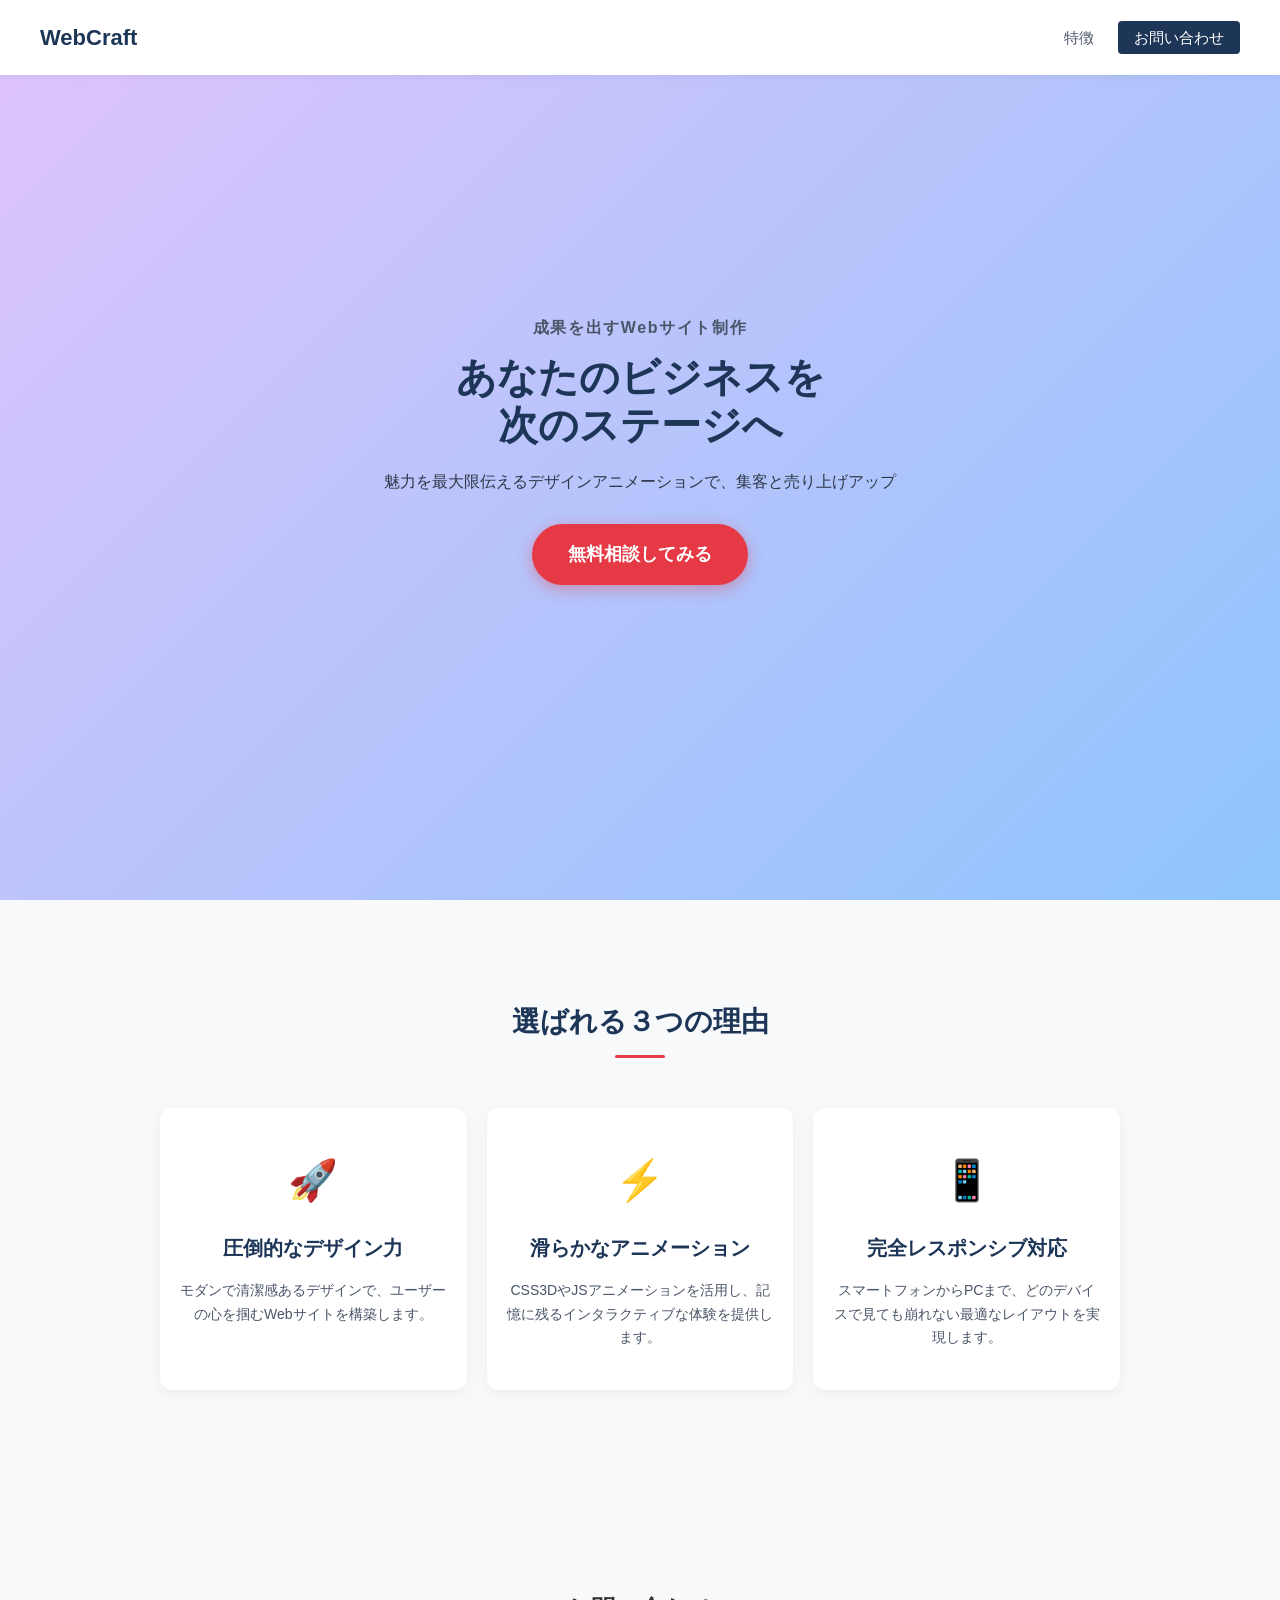
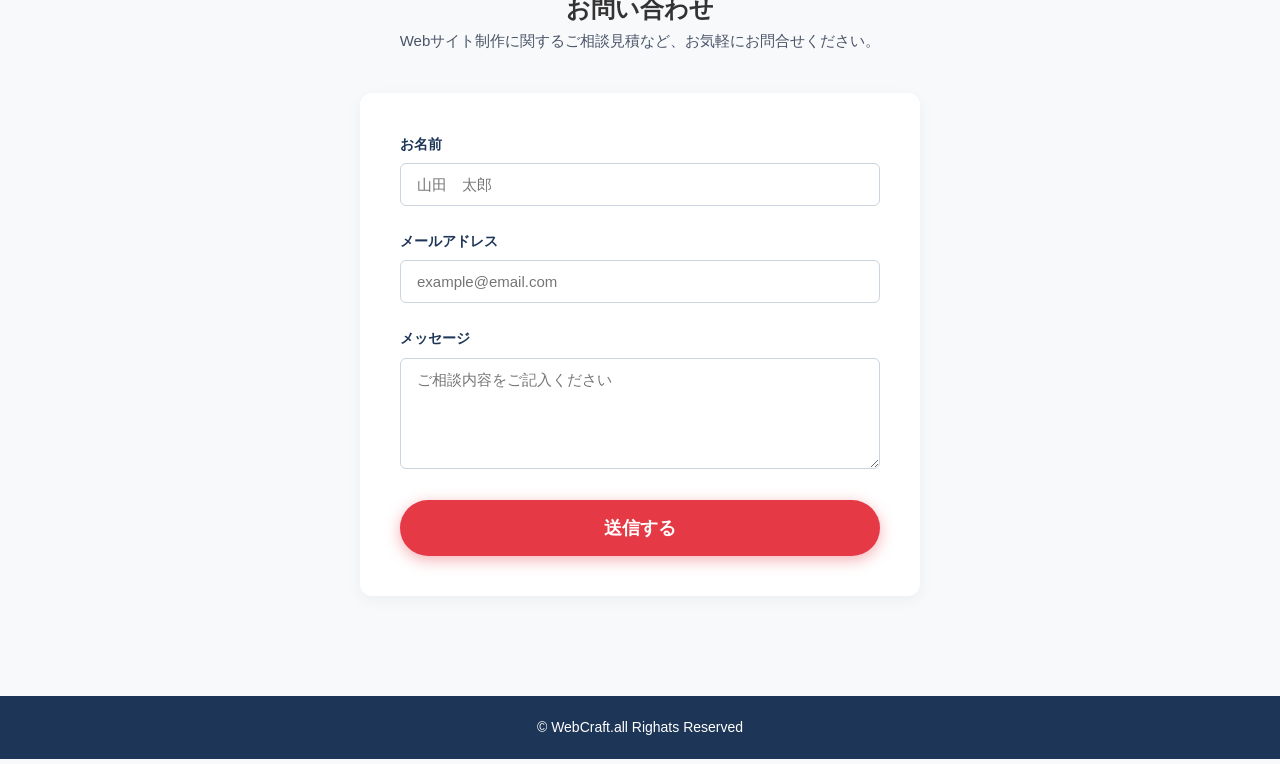
<file: index.html>
<!DOCTYPE html>
<html lang="ja">
<head>
    <meta charset="UTF-8">
    <meta name="viewport" content="width=device-width, initial-scale=1.0">
    <title>Webサービス！</title>

<link rel="stylesheet" href="style.css">
</head>
<body>

    <!--　ヘッダーエリア-->
    <header class="header">
        <div class="header-logo">WebCraft</div>
        <nav class="header-nav">
            <a href="#about">特徴</a>
            <a href="#contact" class="btn-small">お問い合わせ</a>
        </nav>
    </header>

    <!--　ファーストビュー（FV）エリア-->
    <section class="fv">
        <div class="fv-content">
        <p class="fv-sub fade-up">成果を出すWebサイト制作</p>
        <h1 class="fv-title fade-up">あなたのビジネスを<br>次のステージへ</h1>
        <p class="fv-text fade-up">魅力を最大限伝えるデザインアニメーションで、集客と売り上げアップ</p>
        <a href="#contact" class="btn-primary fade-up">無料相談してみる</a>
    </div>
</section>

<!-- 特徴・強みエリア -->
 <section id="about" class="features">
    <h2 class="section-title fade-up">選ばれる３つの理由</h2>

    <div class="card-container">
        <!-- カード１ -->
        <div class="card fade-up">
            <div class="card-icon">🚀</div>
            <h3 class="card-title">圧倒的なデザイン力</h3>
            <p class="card-text">モダンで清潔感あるデザインで、ユーザーの心を掴むWebサイトを構築します。</p>
        </div>

        <!-- カード２ -->
         <div class="card fade-up">
            <div class="card-icon">⚡</div>
            <h3 class="card-title">滑らかなアニメーション</h3>
            <p class="card-text">CSS3DやJSアニメーションを活用し、記憶に残るインタラクティブな体験を提供します。</p>

         </div>
         <!-- カード３ -->
          <div class="card fade-up">
            <div class="card-icon">📱</div>
            <h3 class="card-title">完全レスポンシブ対応</h3>
            <p class="card-text">スマートフォンからPCまで、どのデバイスで見ても崩れない最適なレイアウトを実現します。</p>
          </div>
    </div>
 </section>

 <!-- お問い合わせエリア -->
  <section id="contact" class="contact">
    <h2 class="contact-tittle fade-up">お問い合わせ</h2>
    <p class="contact-text fade-up">Webサイト制作に関するご相談見積など、お気軽にお問合せください。</p>

    <form class="contact-form fade-up">
        <div class="form-group">
            <label for="name">お名前</label>
            <input type="text" id="name" name="name" placeholder="山田　太郎" required>

        </div>
        <div class="form-group">
            <label for="email">メールアドレス</label>
            <input typ="email" id="email" name="email" placeholder="example@email.com" required>
        </div>
        <div class="form-group">
            <label for="massage">メッセージ</label>
            <textarea id="massage" name="massage" rows="5" placeholder="ご相談内容をご記入ください" required></textarea>
        </div>
        <button type="submit" class="btn-primary">送信する</button>
    </form>
  </section>

  <!-- フッター -->
   <footer class="footer">
    <p>&copy; WebCraft.all Righats Reserved</p>
   </footer>

<script src="script.js"></script>
    
</body>
</html>
</file>
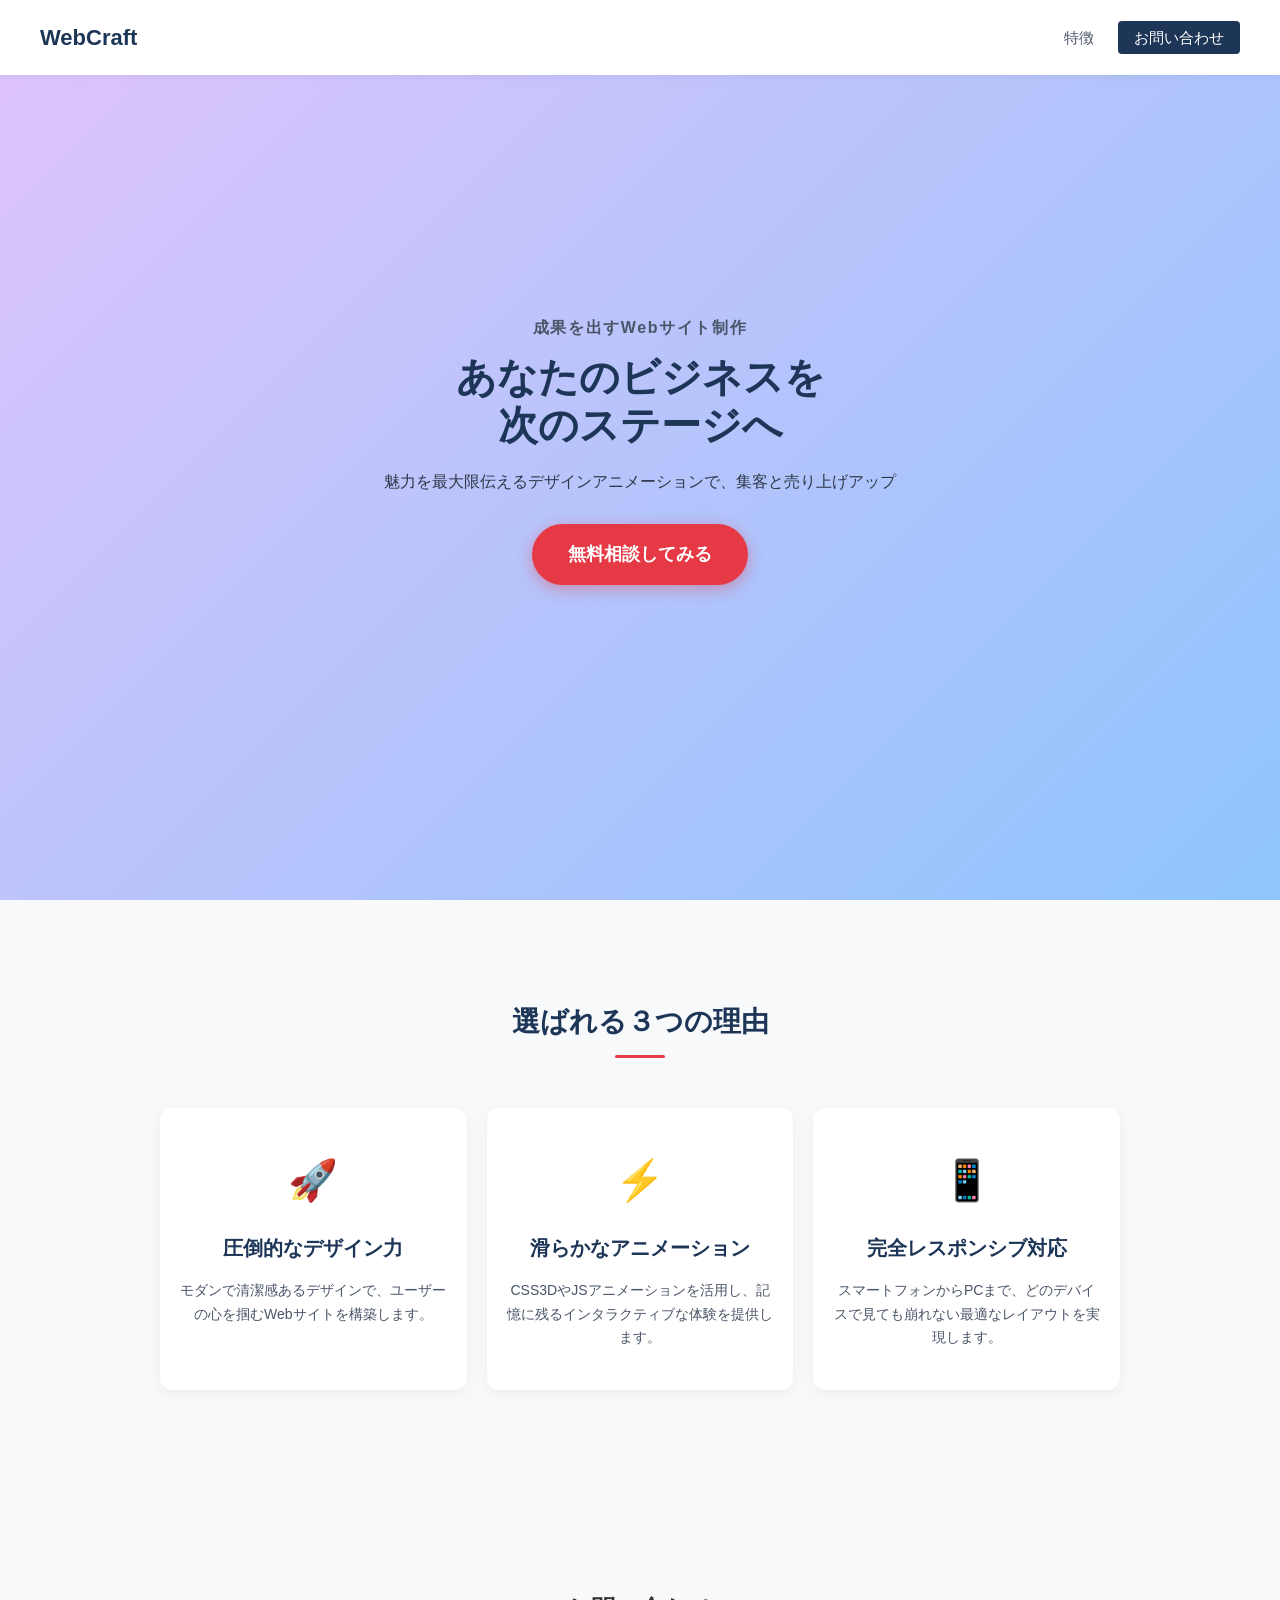
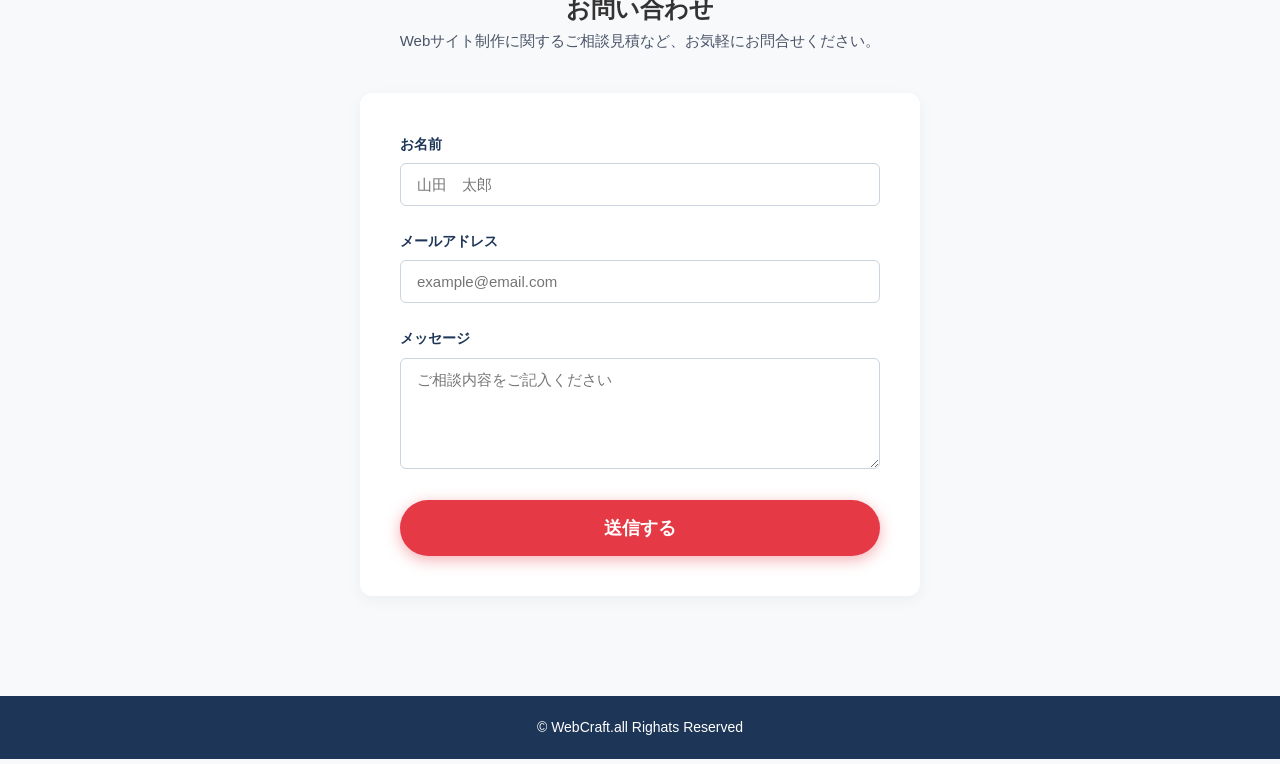
<file: idex.html>
<!DOCTYPE html>
<html lang="ja">
<head>
    <meta charset="UTF-8">
    <meta name="viewport" content="width=device-width, initial-scale=1.0">
    <title>Webサービス！</title>

<link rel="stylesheet" href="style.css">
</head>
<body>

    <!--　ヘッダーエリア-->
    <header class="header">
        <div class="header-logo">WebCraft</div>
        <nav class="header-nav">
            <a href="#about">特徴</a>
            <a href="#contact" class="btn-small">お問い合わせ</a>
        </nav>
    </header>

    <!--　ファーストビュー（FV）エリア-->
    <section class="fv">
        <div class="fv-content">
        <p class="fv-sub fade-up">成果を出すWebサイト制作</p>
        <h1 class="fv-title fade-up">あなたのビジネスを<br>次のステージへ</h1>
        <p class="fv-text fade-up">魅力を最大限伝えるデザインアニメーションで、集客と売り上げアップ</p>
        <a href="#contact" class="btn-primary fade-up">無料相談してみる</a>
    </div>
</section>

<!-- 特徴・強みエリア -->
 <section id="about" class="features">
    <h2 class="section-title fade-up">選ばれる３つの理由</h2>

    <div class="card-container">
        <!-- カード１ -->
        <div class="card fade-up">
            <div class="card-icon">🚀</div>
            <h3 class="card-title">圧倒的なデザイン力</h3>
            <p class="card-text">モダンで清潔感あるデザインで、ユーザーの心を掴むWebサイトを構築します。</p>
        </div>

        <!-- カード２ -->
         <div class="card fade-up">
            <div class="card-icon">⚡</div>
            <h3 class="card-title">滑らかなアニメーション</h3>
            <p class="card-text">CSS3DやJSアニメーションを活用し、記憶に残るインタラクティブな体験を提供します。</p>

         </div>
         <!-- カード３ -->
          <div class="card fade-up">
            <div class="card-icon">📱</div>
            <h3 class="card-title">完全レスポンシブ対応</h3>
            <p class="card-text">スマートフォンからPCまで、どのデバイスで見ても崩れない最適なレイアウトを実現します。</p>
          </div>
    </div>
 </section>

 <!-- お問い合わせエリア -->
  <section id="contact" class="contact">
    <h2 class="contact-tittle fade-up">お問い合わせ</h2>
    <p class="contact-text fade-up">Webサイト制作に関するご相談見積など、お気軽にお問合せください。</p>

    <form class="contact-form fade-up">
        <div class="form-group">
            <label for="name">お名前</label>
            <input type="text" id="name" name="name" placeholder="山田　太郎" required>

        </div>
        <div class="form-group">
            <label for="email">メールアドレス</label>
            <input typ="email" id="email" name="email" placeholder="example@email.com" required>
        </div>
        <div class="form-group">
            <label for="massage">メッセージ</label>
            <textarea id="massage" name="massage" rows="5" placeholder="ご相談内容をご記入ください" required></textarea>
        </div>
        <button type="submit" class="btn-primary">送信する</button>
    </form>
  </section>

  <!-- フッター -->
   <footer class="footer">
    <p>&copy; WebCraft.all Righats Reserved</p>
   </footer>

<script src="script.js"></script>
    
</body>
</html>
</file>
<file: style.css>
/*全体リセットと共通設定*/
*{
    margin: 0;
    padding: 0;
    box-sizing: border-box;
}

body{
    font-family:"Helvetica Neue",Arial,"ヒラギノ角ゴ Pro W3","Hiragino Kaku Gothic Pro";
    color:#333333;
    line-height: 1.6;
    background-color: #f8f9fa;

}

/*　ヘッダー　*/
.header{
    display: flex;
    justify-content: space-between;
    align-items: center;
    padding: 20px 40px;
    background-color: #ffffff;
    box-shadow: 0 2px 8px rgba(0,0,0,0.05);
    position: fixed;
    top: 0;
    left: 0;
    width: 100%;
    z-index: 100;

}

.header-logo{
    font-size:22px;
    font-weight: bold;
    color:#1d3557;
}
.header-nav a{
    text-decoration: none;
    color:#4a5568;
    margin-left: 20px;
    font-size:15px;
    font-weight: 500;
}
.btn-small{
    background-color: #1d3557;
    color: #ffffff !important;
    padding: 8px 16px;
    border-radius: 4px;
    transition: background-color 0.3s;

}
.btn-small:hover{
    background-color: #457b9d;
}

/* ファーストビュー（FV）*/
.fv{
    height: 100vh;
    display: flex;
    justify-content: center;
    align-items: center;
    text-align: center;
    padding: 0 20px;
    background: linear-gradient(135deg,#e0c3fc 0%,#8ec5fc 100%);
}
.fv-content{
    max-width: 600px;
}
.fv-sub{
    font-size:16px;
    font-weight: bold;
    color: #4a5568;
    letter-spacing: 0.1em;
    margin-bottom:12px;
}
.fv-title{
    font-size: 40px;
    line-height: 1.2;
    color: #1d3557;
    margin-bottom: 20px;

}
.fv-text{
    font-size: 16px;
    color: #2d3748;
    margin-bottom: 30px;
}
.btn-primary{
    display: inline-block;
    padding: 16px 36px;
    background-color: #e63946;
    color: #ffffff;
    text-decoration: none;
    font-size:18px;
    font-weight: bold;
    border-radius: 50px;
    box-shadow: 0 4px 15px rgba(230,57,70,0.4);
    transition: transform 0.2s,background-color 0.2s;
}
.btn-primary:hover{
    background-color: #b62828;
    transform: translateY(-2px);
}

/* アニメーション設定 */
.fade-up{
    opacity: 0;
    transform: translateY(30px);
    transition: opacity 0.8s ease-out, transform 0.8s ease-out;

}
/* クラスがついたら元の位置に浮かび上がる */
.fade-up.is-active{
    opacity: 1;
    transform: translateY(0);


}
/* 特徴・強みセクション */
.features{
    padding: 100px 20px;
    max-width: 1000px;
    margin: 0 auto;
    text-align: center;
}
.section-title{
    font-size: 28px;
    color: #1d3557;
    margin-bottom: 50px;
    position: relative;
}
/* タイトルの下に下線を引くアクセント*/
.section-title::after{
    content: "";
    display: block;
    width: 50px;
    height: 3px;
    background-color: #e63946;
    margin: 10px auto 0;
    border-radius: 2px;
}

/* カード横並びにするFlexbox */
.card-container{
    display: flex;
    justify-content: space-between;
    gap: 20px;
    flex-wrap: wrap; /* スマホ表示時は自動で折り返す */
}
.card{
    background-color: #ffffff;
    padding:  40px 20px;
    border-radius: 12px;
    box-shadow: 0 4px 15px rgba(0,0,0,0.05);
    flex: 1;
    min-width: 250px; /* 幅が狭くなったら自動で下に回る */
    transition: transform 0.3s,box-shadow 0.3s;
}
/* マウスを乗せた時の動き */
.card:hover{
    transform: translateY(-10px);
    box-shadow: 0 10px 25px rgba(0,0,0,0.1);  
}
.card-icon{
    font-size: 40px;
    margin-bottom: 20px;
}
.card-title{
    font-size: 20px;
    color: #1d3557;
    margin-bottom: 15px;
}
.card-text{
    font-size: 14px;
    color: #4a5568;
    line-height: 1.7;
}
/* お問い合わせセクション */
.contact {
    padding: 100px 20px;
    max-width: 600px;
    margin: 0 auto;
    text-align: center;
}

.contact-text {
    font-size: 15px;
    color: #4a5568;
    margin-bottom: 40px;
}

.contact-form {
    background-color: #ffffff;
    padding: 40px;
    border-radius: 12px;
    box-shadow: 0 4px 15px rgba(0, 0, 0, 0.05);
    text-align: left;
}

.form-group {
    margin-bottom: 24px;
}

.form-group label {
    display: block;
    font-weight: bold;
    font-size: 14px;
    color: #1d3557;
    margin-bottom: 8px;
}

.form-group input,
.form-group textarea {
    width: 100%;
    padding: 12px 16px;
    border: 1px solid #cbd5e0;
    border-radius: 6px;
    font-size: 15px;
    outline: none;
    transition: border-color 0.2s;
}

.form-group input:focus,
.form-group textarea:focus {
    border-color: #e63946;
}

.contact-form .btn-primary {
    width: 100%;
    border: none;
    cursor: pointer;
}

/* フッター */
.footer {
    background-color: #1d3557;
    color: #ffffff;
    text-align: center;
    padding: 20px;
    font-size: 14px;
}
</file>
